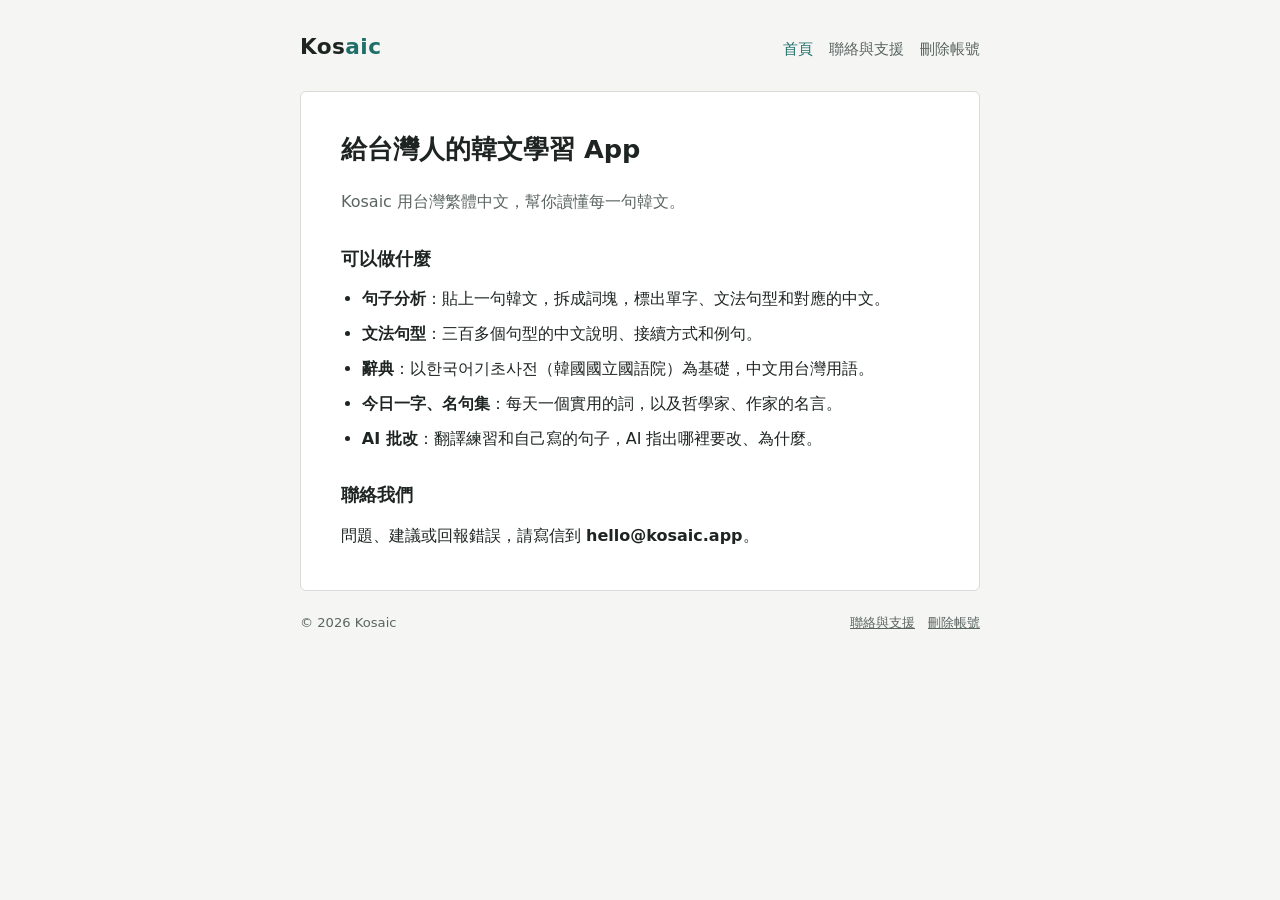
<file: index.html>
<!doctype html>
<html lang="zh-Hant-TW">
<head>
<meta charset="utf-8">
<meta name="viewport" content="width=device-width, initial-scale=1">
<title>Kosaic 韓文學習</title>
<meta name="description" content="Kosaic：給台灣人的韓文學習 App。句子分析、文法句型、今日一字、名句集。">
<link rel="stylesheet" href="style.css">
</head>
<body>
<header>
  <a class="brand" href="./">Kos<span>aic</span></a>
  <nav><a href="./" aria-current="page">首頁</a><a href="support.html">聯絡與支援</a><a href="delete-account.html">刪除帳號</a></nav>
</header>
<main>
  <h1>給台灣人的韓文學習 App</h1>
  <p class="lead">Kosaic 用台灣繁體中文，幫你讀懂每一句韓文。</p>
  <section>
    <h2>可以做什麼</h2>
    <ul>
      <li><strong>句子分析</strong>：貼上一句韓文，拆成詞塊，標出單字、文法句型和對應的中文。</li>
      <li><strong>文法句型</strong>：三百多個句型的中文說明、接續方式和例句。</li>
      <li><strong>辭典</strong>：以한국어기초사전（韓國國立國語院）為基礎，中文用台灣用語。</li>
      <li><strong>今日一字、名句集</strong>：每天一個實用的詞，以及哲學家、作家的名言。</li>
      <li><strong>AI 批改</strong>：翻譯練習和自己寫的句子，AI 指出哪裡要改、為什麼。</li>
    </ul>
  </section>
  <section>
    <h2>聯絡我們</h2>
    <p>問題、建議或回報錯誤，請寫信到 <span class="mail">hello@kosaic.app</span>。</p>
  </section>
</main>
<footer><span>© 2026 Kosaic</span><span><a href="support.html">聯絡與支援</a>　<a href="delete-account.html">刪除帳號</a></span></footer>
</body>
</html>
</file>
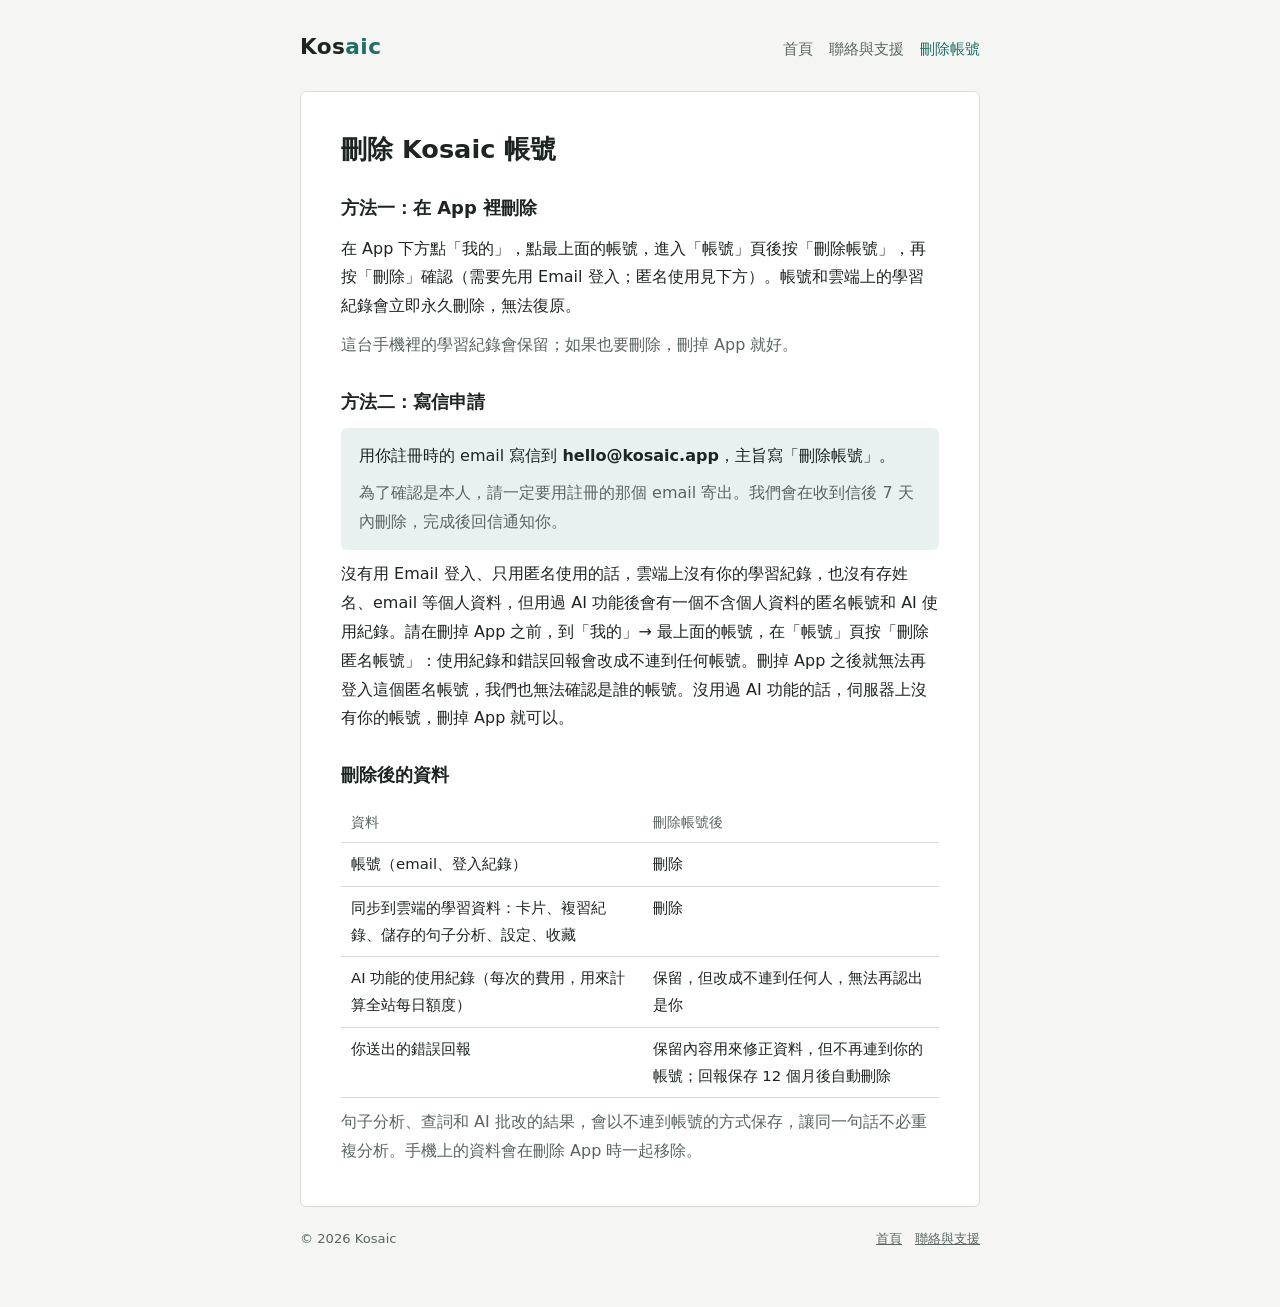
<file: delete-account.html>
<!doctype html>
<html lang="zh-Hant-TW">
<head>
<meta charset="utf-8">
<meta name="viewport" content="width=device-width, initial-scale=1">
<title>Kosaic 刪除帳號</title>
<meta name="description" content="如何刪除 Kosaic 帳號，以及刪除後哪些資料會刪除、哪些會保留。">
<link rel="stylesheet" href="style.css">
</head>
<body>
<header>
  <a class="brand" href="./">Kos<span>aic</span></a>
  <nav><a href="./">首頁</a><a href="support.html">聯絡與支援</a><a href="delete-account.html" aria-current="page">刪除帳號</a></nav>
</header>
<main>
  <h1>刪除 Kosaic 帳號</h1>
  <section>
    <h2>方法一：在 App 裡刪除</h2>
    <p>在 App 下方點「我的」，點最上面的帳號，進入「帳號」頁後按「刪除帳號」，再按「刪除」確認（需要先用 Email 登入；匿名使用見下方）。帳號和雲端上的學習紀錄會立即永久刪除，無法復原。</p>
    <p class="lead">這台手機裡的學習紀錄會保留；如果也要刪除，刪掉 App 就好。</p>
  </section>
  <section>
    <h2>方法二：寫信申請</h2>
    <div class="box">
      <p>用你註冊時的 email 寫信到 <span class="mail">hello@kosaic.app</span>，主旨寫「刪除帳號」。</p>
      <p class="lead">為了確認是本人，請一定要用註冊的那個 email 寄出。我們會在收到信後 7 天內刪除，完成後回信通知你。</p>
    </div>
    <p>沒有用 Email 登入、只用匿名使用的話，雲端上沒有你的學習紀錄，也沒有存姓名、email 等個人資料，但用過 AI 功能後會有一個不含個人資料的匿名帳號和 AI 使用紀錄。請在刪掉 App 之前，到「我的」→ 最上面的帳號，在「帳號」頁按「刪除匿名帳號」：使用紀錄和錯誤回報會改成不連到任何帳號。刪掉 App 之後就無法再登入這個匿名帳號，我們也無法確認是誰的帳號。沒用過 AI 功能的話，伺服器上沒有你的帳號，刪掉 App 就可以。</p>
  </section>
  <section>
    <h2>刪除後的資料</h2>
    <div class="table"><table>
      <thead><tr><th>資料</th><th>刪除帳號後</th></tr></thead>
      <tbody>
        <tr><td>帳號（email、登入紀錄）</td><td>刪除</td></tr>
        <tr><td>同步到雲端的學習資料：卡片、複習紀錄、儲存的句子分析、設定、收藏</td><td>刪除</td></tr>
        <tr><td>AI 功能的使用紀錄（每次的費用，用來計算全站每日額度）</td><td>保留，但改成不連到任何人，無法再認出是你</td></tr>
        <tr><td>你送出的錯誤回報</td><td>保留內容用來修正資料，但不再連到你的帳號；回報保存 12 個月後自動刪除</td></tr>
      </tbody>
    </table></div>
    <p class="lead">句子分析、查詞和 AI 批改的結果，會以不連到帳號的方式保存，讓同一句話不必重複分析。手機上的資料會在刪除 App 時一起移除。</p>
  </section>
</main>
<footer><span>© 2026 Kosaic</span><span><a href="./">首頁</a>　<a href="support.html">聯絡與支援</a></span></footer>
</body>
</html>
</file>
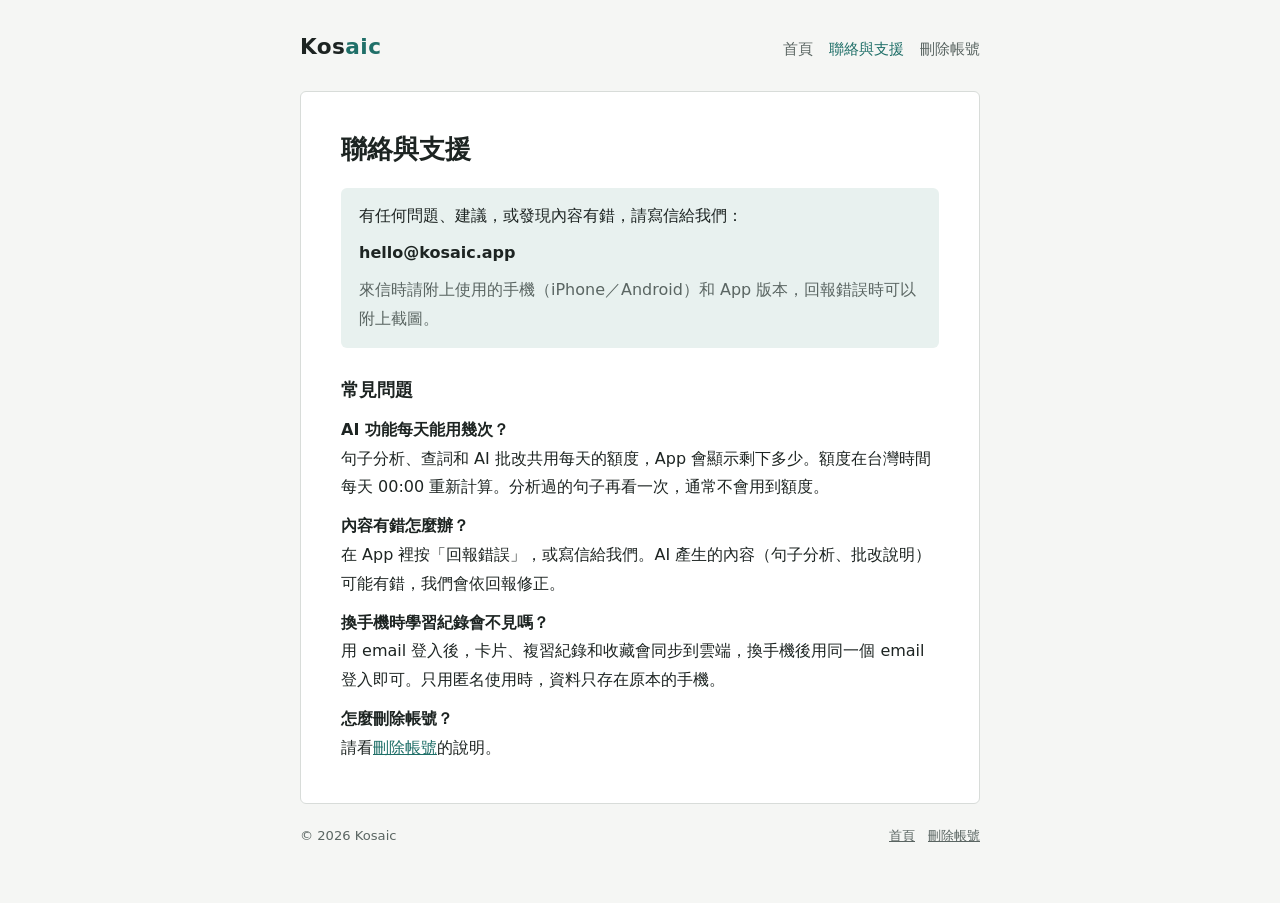
<file: support.html>
<!doctype html>
<html lang="zh-Hant-TW">
<head>
<meta charset="utf-8">
<meta name="viewport" content="width=device-width, initial-scale=1">
<title>Kosaic 聯絡與支援</title>
<meta name="description" content="Kosaic 的聯絡方式與常見問題。">
<link rel="stylesheet" href="style.css">
</head>
<body>
<header>
  <a class="brand" href="./">Kos<span>aic</span></a>
  <nav><a href="./">首頁</a><a href="support.html" aria-current="page">聯絡與支援</a><a href="delete-account.html">刪除帳號</a></nav>
</header>
<main>
  <h1>聯絡與支援</h1>
  <div class="box">
    <p>有任何問題、建議，或發現內容有錯，請寫信給我們：</p>
    <p class="mail">hello@kosaic.app</p>
    <p class="lead">來信時請附上使用的手機（iPhone／Android）和 App 版本，回報錯誤時可以附上截圖。</p>
  </div>
  <section>
    <h2>常見問題</h2>
    <p><strong>AI 功能每天能用幾次？</strong><br>句子分析、查詞和 AI 批改共用每天的額度，App 會顯示剩下多少。額度在台灣時間每天 00:00 重新計算。分析過的句子再看一次，通常不會用到額度。</p>
    <p><strong>內容有錯怎麼辦？</strong><br>在 App 裡按「回報錯誤」，或寫信給我們。AI 產生的內容（句子分析、批改說明）可能有錯，我們會依回報修正。</p>
    <p><strong>換手機時學習紀錄會不見嗎？</strong><br>用 email 登入後，卡片、複習紀錄和收藏會同步到雲端，換手機後用同一個 email 登入即可。只用匿名使用時，資料只存在原本的手機。</p>
    <p><strong>怎麼刪除帳號？</strong><br>請看<a href="delete-account.html">刪除帳號</a>的說明。</p>
  </section>
</main>
<footer><span>© 2026 Kosaic</span><span><a href="./">首頁</a>　<a href="delete-account.html">刪除帳號</a></span></footer>
</body>
</html>
</file>
<file: style.css>
/* Kosaic 公開網站：說明頁用的單欄版面。中性灰綠底＋深青強調色 */
:root {
  --bg: #f5f6f4; --paper: #ffffff; --ink: #1d2422; --muted: #5a6562; --rule: #d8dcd9; --accent: #1f6f68; --tint: #e8f1ef;
  --sans: "Noto Sans TC", "PingFang TC", "Microsoft JhengHei", system-ui, sans-serif;
  color-scheme: light;
}
@media (prefers-color-scheme: dark) {
  :root { --bg: #141917; --paper: #1b2120; --ink: #e5eae8; --muted: #a0aba8; --rule: #2f3836; --accent: #6cc3b9; --tint: #1f2c2a; color-scheme: dark; }
}
* { box-sizing: border-box; }
html { -webkit-text-size-adjust: 100%; }
body { margin: 0; background: var(--bg); color: var(--ink); font-family: var(--sans); font-size: 16px; line-height: 1.8; padding-inline: 16px; padding-block: 28px 56px; }
main, header, footer { max-width: 680px; margin: 0 auto; }
header { display: flex; flex-wrap: wrap; align-items: baseline; justify-content: space-between; gap: 8px 20px; margin-bottom: 24px; }
.brand { font-weight: 700; font-size: 1.35rem; letter-spacing: .02em; color: var(--ink); text-decoration: none; }
.brand span { color: var(--accent); }
nav { display: flex; flex-wrap: wrap; gap: 4px 16px; font-size: .92rem; }
nav a { color: var(--muted); text-decoration: none; }
nav a[aria-current="page"], nav a:hover { color: var(--accent); }
main { background: var(--paper); border: 1px solid var(--rule); border-radius: 6px; padding: clamp(20px, 5vw, 40px); display: grid; gap: 22px; }
h1 { font-size: 1.6rem; line-height: 1.35; margin: 0; text-wrap: balance; }
h2 { font-size: 1.12rem; margin: 0; padding-top: 4px; }
p, ul, ol { margin: 0; }
ul, ol { padding-left: 1.3em; display: grid; gap: 6px; }
section { display: grid; gap: 10px; }
a { color: var(--accent); }
.lead { color: var(--muted); }
.box { background: var(--tint); border-radius: 6px; padding: 14px 18px; display: grid; gap: 8px; }
.mail { font-weight: 700; user-select: all; }
.table { overflow-x: auto; }
table { border-collapse: collapse; width: 100%; font-size: .93rem; }
th, td { text-align: left; vertical-align: top; padding: 8px 10px; border-bottom: 1px solid var(--rule); }
th { color: var(--muted); font-weight: 500; font-size: .85rem; }
footer { margin-top: 20px; font-size: .82rem; color: var(--muted); display: flex; flex-wrap: wrap; gap: 4px 16px; justify-content: space-between; }
footer a { color: var(--muted); }
</file>
